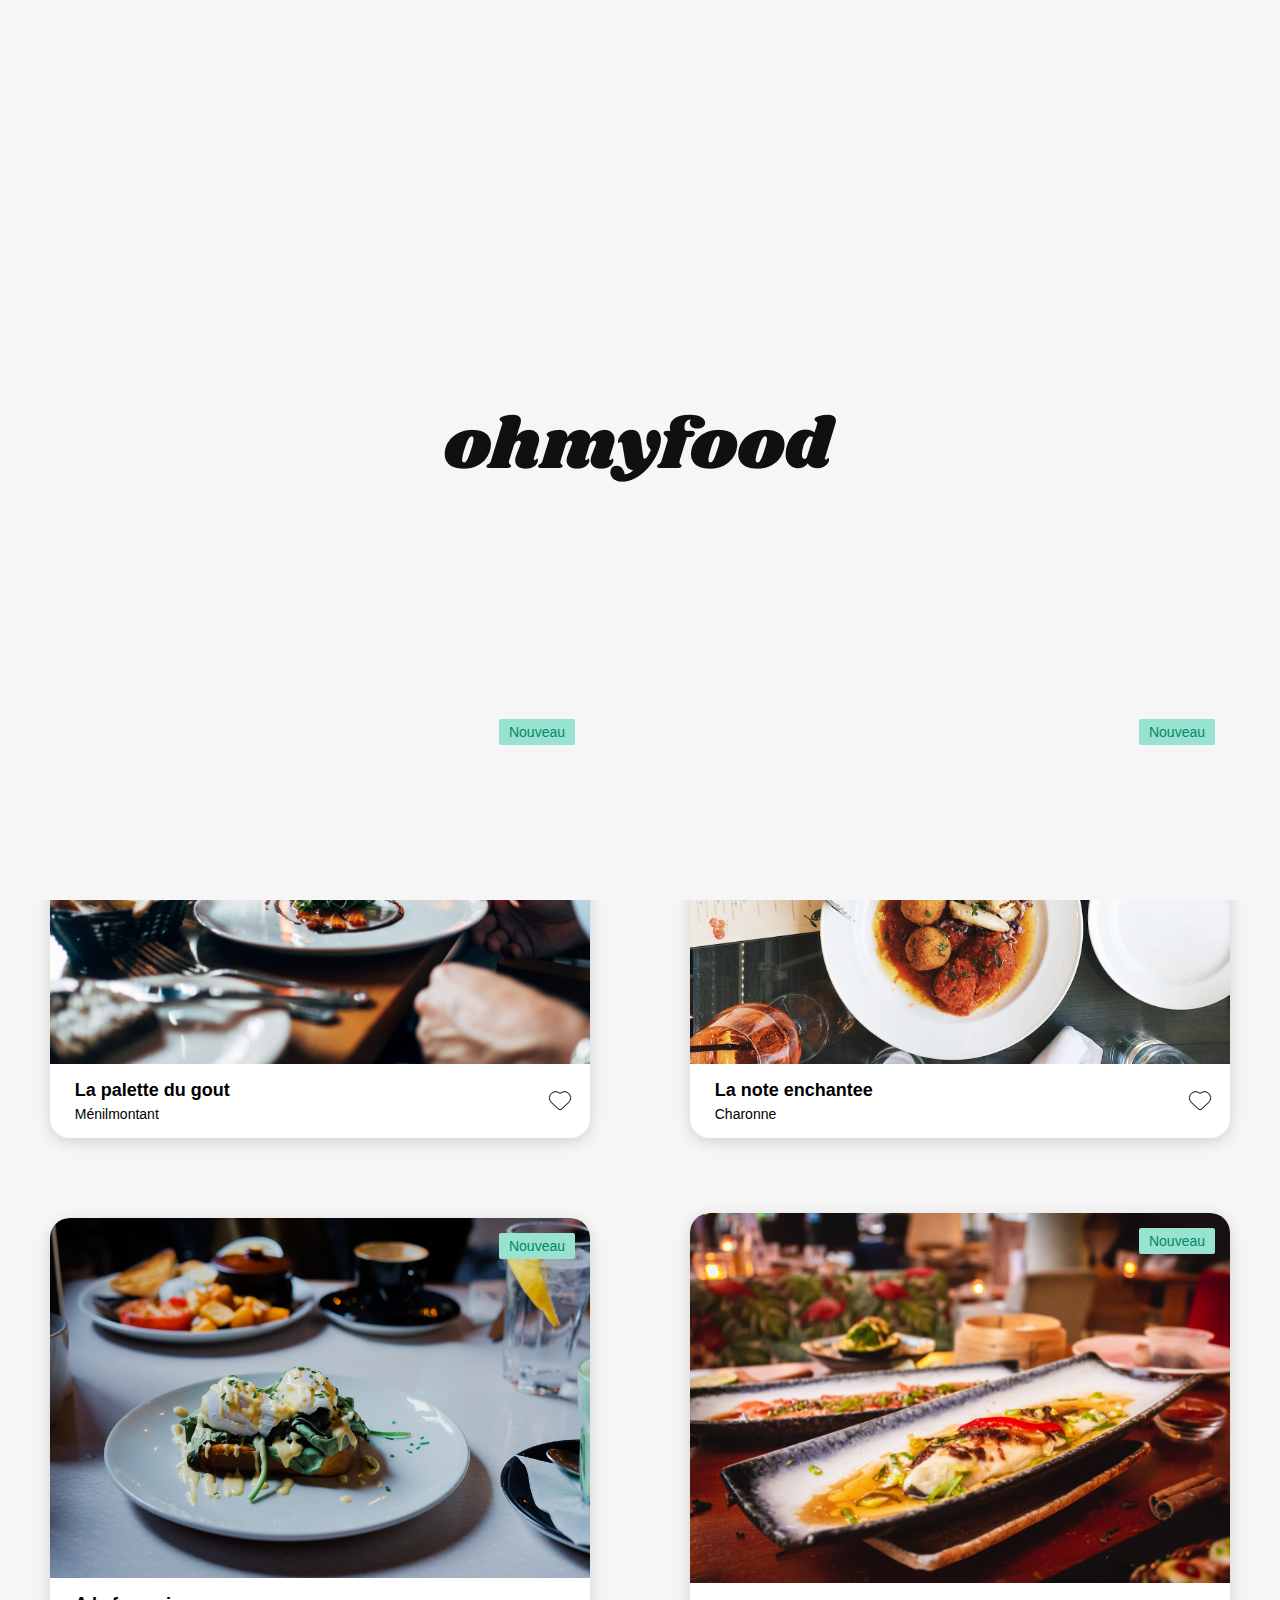
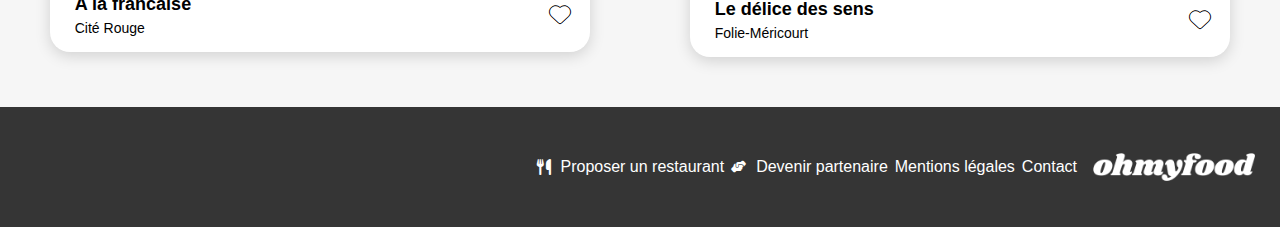
<file: index.html>
<!DOCTYPE html>
<html lang="fr">

<head>
    <meta charset="UTF-8">
    <meta name="viewport" content="width=device-width, initial-scale=1.0">
    <title>ohmyfood</title>
    <!-- Vos autres balises meta, liens CSS, etc. -->
    <link rel="stylesheet" href="https://cdnjs.cloudflare.com/ajax/libs/font-awesome/6.1.1/css/all.min.css">
    <link rel="stylesheet" href="./assets/style/index.css">
</head>

<body>
    <div class="loader-container">
        <div class="loader">
            <img src="./assets/images/logo/ohmyfood.png" alt="logo ohmyfood stylisé">
        </div>
    </div>

    <div class="content">
        <header>
            <img src="./assets/images/logo/ohmyfood.png" alt="image du logo ohmyfood stylisé">
        </header>

        <main>
            <section class="presentation">
                <form>
                    <i class="fa-solid fa-location-dot"></i>
                    <input type="search" placeholder="Paris, Belleville">
                </form>

                <h1>Réserver le menu qui vous convient</h1>
                <p>Découvrez des restaurants d’exception, sélectionnés par nos soins.</p>
                <a href="#restaurants" class="btn">Explorer nos restaurants</a>
            </section>

            <section class="fonctionnement">
                <h2>Fonctionnement</h2>
                <ol>
                    <li>
                        <i class="fa-solid fa-mobile-alt"></i>
                        Choisissez un restaurant
                    </li>
                    <li>
                        <i class="fa-solid fa-list-ul"></i>
                        Composez votre menu
                    </li>
                    <li>
                        <i class="fa-solid fa-store"></i>
                        Dégustez au restaurant
                    </li>
                </ol>
            </section>

            <section id="restaurants" class="restaurants">
                <h2>Restaurants</h2>
                <ul>
                    <li>
                        <a href="./menus/la-palette-du-gout.html">
                            <figure>
                                <img src="./assets/images/restaurants/jay-wennington-N_Y88TWmGwA-unsplash.jpg"
                                    alt="image du restaurant la palette du gout">
                                <figcaption>
                                    <b>Nouveau</b>
                                    <div class="description">
                                        <h3>La palette du gout</h3>
                                        <p>Ménilmontant</p>
                                    </div>
                                    <i class="fa-solid fa-heart"></i>
                                </figcaption>
                            </figure>
                        </a>
                    </li>

                    <li>
                        <a href="./menus/la-note-enchantee.html">
                            <figure>
                                <img src="./assets/images/restaurants/stil-u2Lp8tXIcjw-unsplash2.jpg"
                                    alt="image du restaurant la note enchantee">
                                <figcaption>
                                    <b>Nouveau</b>
                                    <div class="description">
                                        <h3>La note enchantee</h3>
                                        <p>Charonne</p>
                                    </div>
                                    <i class="fa-solid fa-heart"></i>
                                </figcaption>
                            </figure>
                        </a>
                    </li>

                    <li>
                        <a href="./menus/a-la-francaise.html">
                            <figure>
                                <img src="./assets/images/restaurants/toa-heftiba-DQKerTsQwi0-unsplash.jpg"
                                    alt="image du restaurant a la francaise">
                                <figcaption>
                                    <b>Nouveau</b>
                                    <div class="description">
                                        <h3>A la francaise</h3>
                                        <p>Cité Rouge</p>
                                    </div>
                                    <i class="fa-solid fa-heart"></i>
                                </figcaption>
                            </figure>
                        </a>
                    </li>

                    <li>
                        <a href="./menus/le-delice-des-sens.html">
                            <figure>
                                <img src="./assets/images/restaurants/louis-hansel-shotsoflouis-qNBGVyOCY8Q-unsplash.jpg"
                                    alt="image du restaurant le delice des sens">
                                <figcaption>
                                    <b>Nouveau</b>
                                    <div class="description">
                                        <h3>Le délice des sens</h3>
                                        <p>Folie-Méricourt</p>
                                    </div>
                                    <i class="fa-solid fa-heart"></i>
                                </figcaption>
                            </figure>
                        </a>
                    </li>
                </ul>
            </section>
        </main>

        <footer>
            <img src="./assets/images/logo/ohmyfood-blanc.png" alt="logo stylisé de ohmyfood">
            <ul>
                <li>
                    <a href="#">
                        <i class="fa-solid fa-utensils"></i>
                        Proposer un restaurant
                    </a>
                </li>

                <li>
                    <a href="#">
                        <i class="fa-solid fa-hands-helping"></i>
                        Devenir partenaire
                    </a>
                </li>

                <li>
                    <a href="#">
                        Mentions légales
                    </a>
                </li>
                <li>
                    <a href="mailto:contact@ohmyfood.fr">
                        Contact
                    </a>
                </li>
            </ul>
        </footer>
    </div>
</body>

</html>
</file>
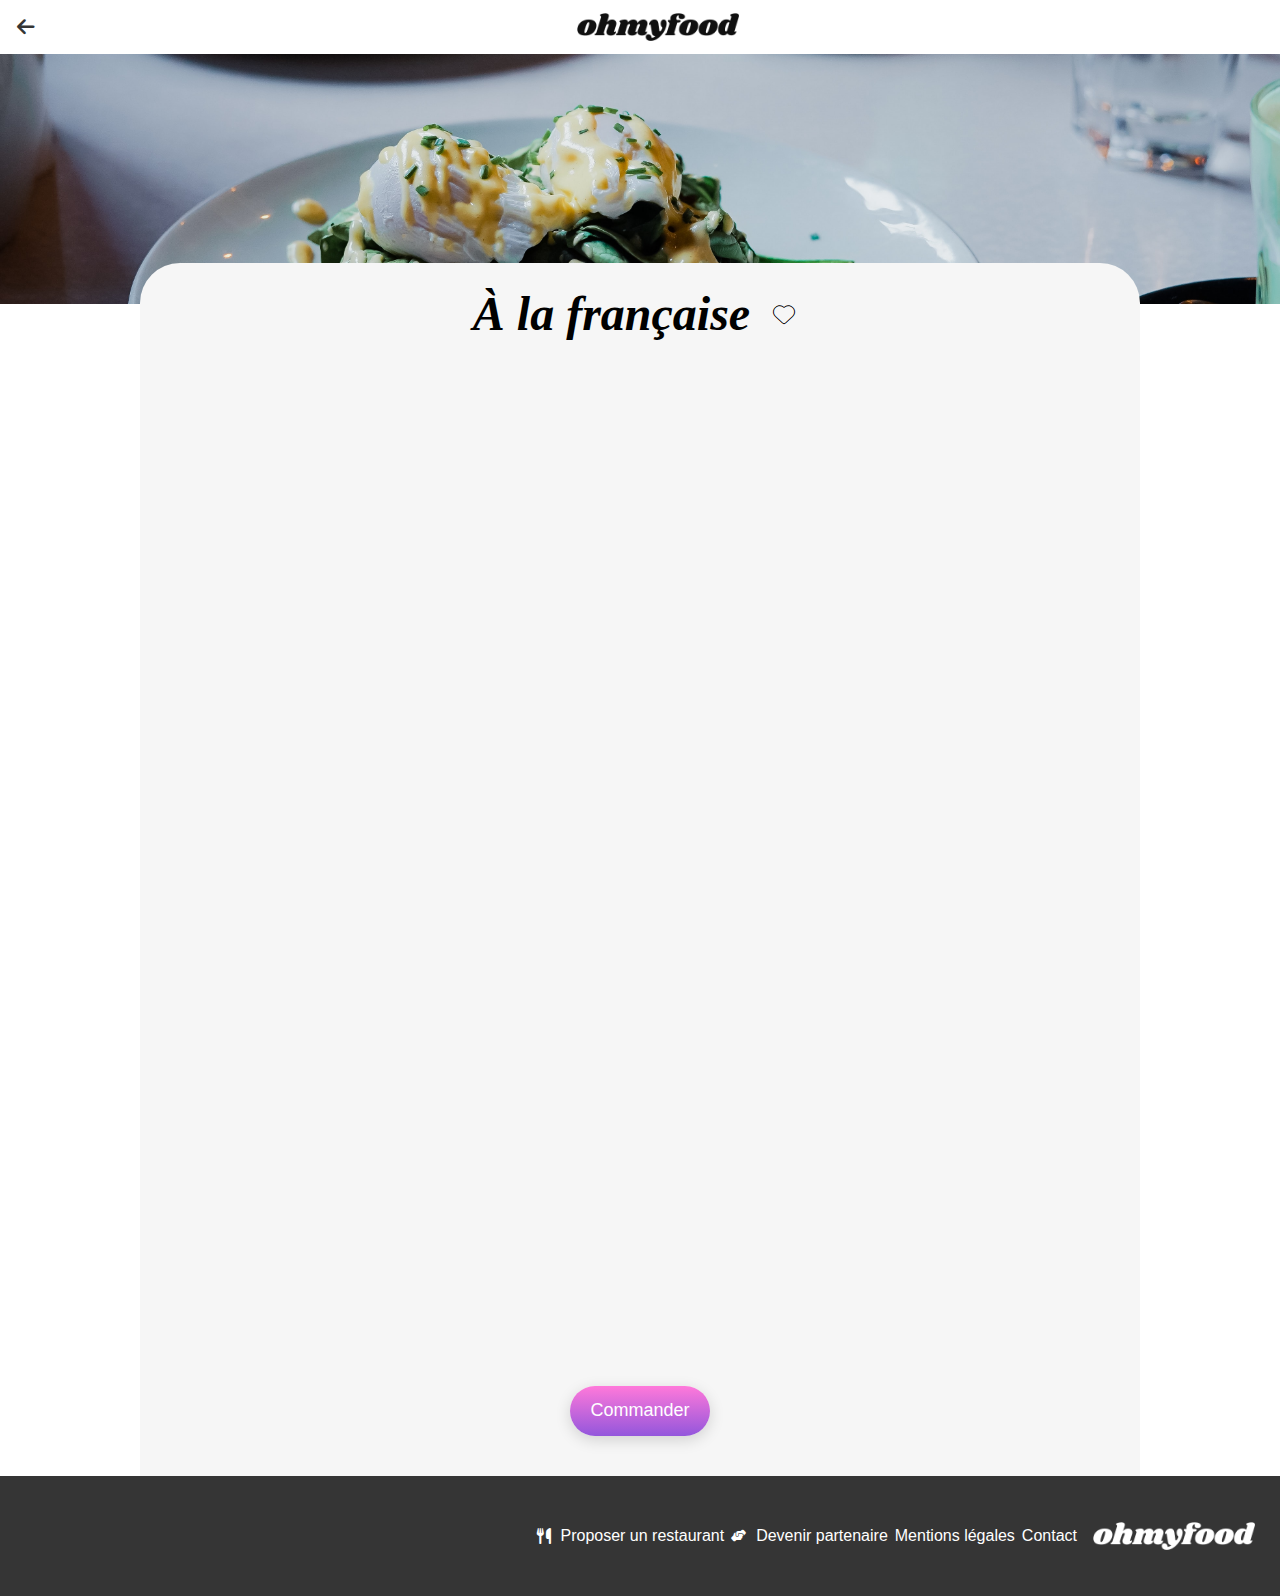
<file: menus/a-la-francaise.html>
<!DOCTYPE html>
<html lang="en">

<head>
    <meta charset="UTF-8">
    <meta name="viewport" content="width=device-width, initial-scale=1.0">
    <title>Menu a la francaise</title>
    <!-- Vos autres balises meta, liens CSS, etc. -->
    <link rel="stylesheet" href="https://cdnjs.cloudflare.com/ajax/libs/font-awesome/6.1.1/css/all.min.css">
    <link rel="stylesheet" href="../assets/style/menus.css">
</head>

<body>
    <header>
        <a href="../index.html">
            <i class="fa-solid fa-arrow-left"></i>
        </a>
        <img src="../assets/images/logo/ohmyfood.png" alt="logo stylisé de ohmyfood">
    </header>

    <img src="../assets/images/restaurants/toa-heftiba-DQKerTsQwi0-unsplash.jpg"
        alt="image du restaurant a la francaise">

    <main id="menu">
        <header>
            <h1>
                À la française 
                <i class="fa-solid fa-heart"></i>
            </h1>

        </header>

        <section class="entrees">
            <h2>Entrées</h2>
            <ul>
                <li>
                    <div class="ellipsis">
                        <h3 class="ellipsis">Tartare de poulpe acidulé</h3>
                        <p class="ellipsis">Aux zestes d'orange</p>
                    </div>

                    <b>25€</b>
                    <i class="fa-solid fa-circle-check"></i>
                </li>

                <li>
                    <div class="ellipsis">
                        <h3 class="ellipsis">Velouté de legumes d'antan</h3>
                        <p class="ellipsis">Carotte, panais, topinambour</p>
                    </div>
                    <b>35€</b>
                    <i class="fa-solid fa-circle-check"></i>
                </li>

                <li>
                    <div class="ellipsis">
                        <h3 class="ellipsis">Soupe a l'oignon</h3>
                        <p class="ellipsis">Revisitée</p>
                    </div>
                    <b>20€</b>
                    <i class="fa-solid fa-circle-check"></i>
                </li>
            </ul>
        </section>

        <section class="plats">
            <h2>Plats</h2>
            <ul>
                <li>
                    <div class="ellipsis">
                        <h3 class="ellipsis">Coquilles Saint-Jacques</h3>
                        <p class="ellipsis">Accompagnées d'une purée de carottes</p>
                    </div>
                    <b>40€</b>
                    <i class="fa-solid fa-circle-check"></i>
                </li>

                <li>
                    <div class="ellipsis">
                        <h3 class="ellipsis">Magret de canard</h3>
                        <p class="ellipsis">Et parmentier de pommes de terre</p>
                    </div>
                    <b>35€</b>
                    <i class="fa-solid fa-circle-check"></i>
                </li>

                <li>
                    <div class="ellipsis">
                        <h3 class="ellipsis">Pigeonneau d’Ille-et-Vilaine</h3>
                        <p class="ellipsis">Sur son lit de gnocchis aux légumes</p>
                    </div>
                    <b>44€</b>
                    <i class="fa-solid fa-circle-check"></i>
                </li>
            </ul>
        </section>

        <section class="desserts">
            <h2>Desserts</h2>
            <ul>
                <li>
                    <div class="ellipsis">
                        <h3 class="ellipsis">Pétale de violettes</h3>
                        <p class="ellipsis">Et purée de noisettes</p>
                    </div>
                    <b>18€</b>
                    <i class="fa-solid fa-circle-check"></i>
                </li>

                <li>
                    <div class="ellipsis">
                        <h3 class="ellipsis">Fondant au chocolat</h3>
                        <p class="ellipsis">Revisite</p>
                    </div>
                    <b>22€</b>
                    <i class="fa-solid fa-circle-check"></i>
                </li>

                <li>
                    <div class="ellipsis">
                        <h3 class="ellipsis">Millefeuille croustillant</h3>
                        <p class="ellipsis">Myrtilles et pâte d’amande</p>
                    </div>
                    <b>23€</b>
                    <i class="fa-solid fa-circle-check"></i>
                </li>
            </ul>
        </section>

        <button type="button" class="btn">Commander</button>
    </main>

    <footer>
        <img src="../assets/images/logo/ohmyfood-blanc.png" alt="logo stylisé de ohmyfood">
        <ul>
            <li>
                <a href="#">
                    <i class="fa-solid fa-utensils"></i>
                    Proposer un restaurant
                </a>
            </li>

            <li>
                <a href="#">
                    <i class="fa-solid fa-hands-helping"></i>
                    Devenir partenaire
                </a>
            </li>

            <li>
                <a href="#">
                    Mentions légales
                </a>
            </li>
            <li>
                <a href="mailto:contact@ohmyfood.fr">
                    Contact
                </a>
            </li>
        </ul>
    </footer>
</body>

</html>
</file>
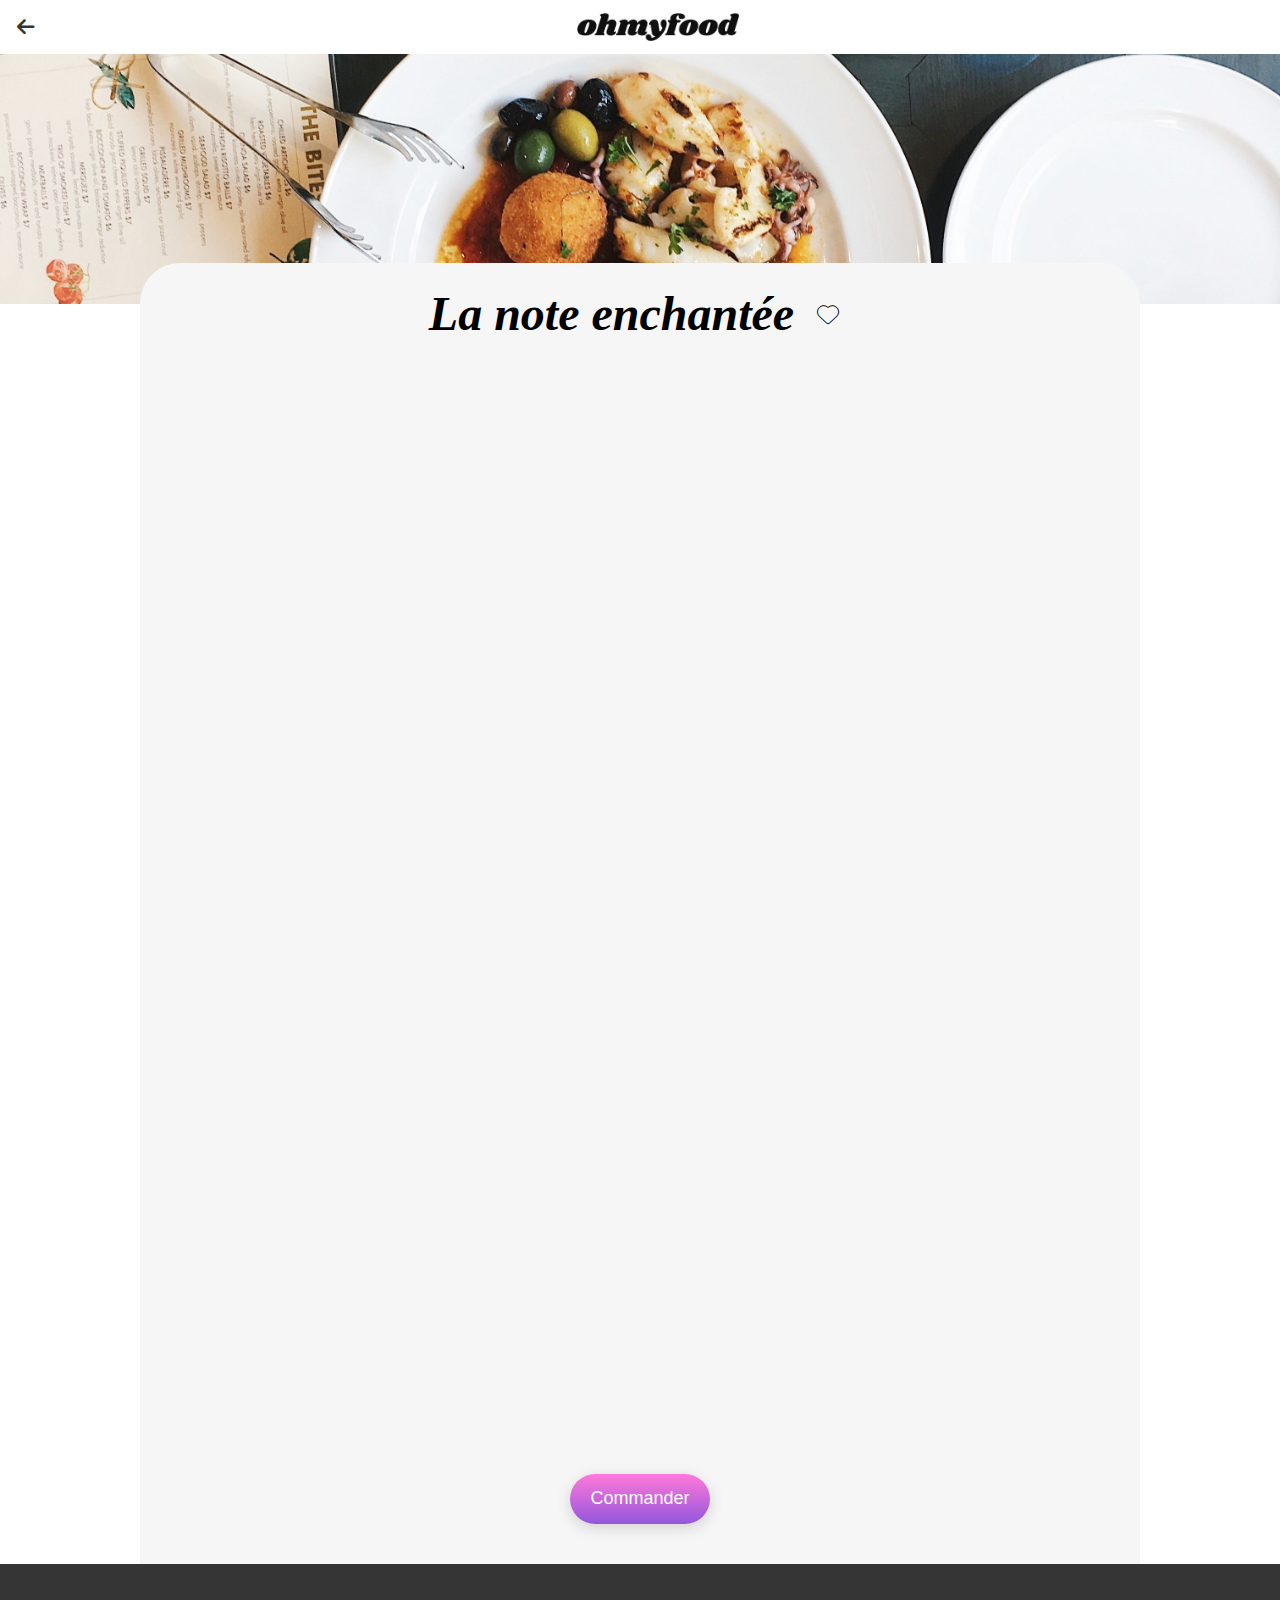
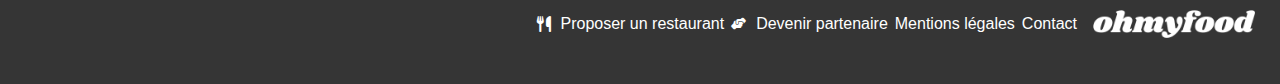
<file: menus/la-note-enchantee.html>
<!DOCTYPE html>
<html lang="en">

<head>
    <meta charset="UTF-8">
    <meta name="viewport" content="width=device-width, initial-scale=1.0">
    <title>la note enchantée</title>
    <!-- Vos autres balises meta, liens CSS, etc. -->
    <link rel="stylesheet" href="https://cdnjs.cloudflare.com/ajax/libs/font-awesome/6.1.1/css/all.min.css">
    <link rel="stylesheet" href="../assets/style/menus.css">
</head>

<body>
    <header>
        <a href="../index.html">
            <i class="fa-solid fa-arrow-left"></i>
        </a>
        <img src="../assets/images/logo/ohmyfood.png" alt="logo stylisé de ohmyfood">
    </header>

    <img src="../assets/images/restaurants/stil-u2Lp8tXIcjw-unsplash2.jpg"
    alt="image du restaurant a la francaise">

    <main id="menu">
        <header>
            <h1>
                La note enchantée
                <i class="fa-solid fa-heart"></i>
            </h1>
            
        </header>

        <section class="entrees">
            <h2>Entrées</h2>
            <ul>
                <li>
                    <div class="ellipsis">
                        <h3 class="ellipsis">Ravioles de foie gras</h3>
                        <p class="ellipsis">Accompagnées de leur crème à la truffe</p>
                    </div>
                    <b>25€</b>
                    <i class="fa-solid fa-circle-check"></i>
                </li>

                <li>
                    <div class="ellipsis">
                        <h3 class="ellipsis">Caviar osciètre</h3>
                        <p class="ellipsis">Sur blini à la farine de blé noir</p>
                    </div>
                    <b>35€</b>
                    <i class="fa-solid fa-circle-check"></i>
                </li>

                <li>
                    <div class="ellipsis">
                        <h3 class="ellipsis">Homard et espuma de potiron</h3>
                        <p class="ellipsis">Marinés aux zestes d'orange</p>
                    </div>
                    <b>20€</b>
                    <i class="fa-solid fa-circle-check"></i>
                </li>

                <li>
                    <div class="ellipsis">
                        <h3 class="ellipsis">Foie gras de canard cuit entier</h3>
                        <p class="ellipsis">Confité de figues et pain toasté</p>
                    </div>
                    <b>35€</b>
                    <i class="fa-solid fa-circle-check"></i>
                </li>
            </ul>
        </section>

        <section class="plats">
            <h2>Plats</h2>
            <ul>
                <li>
                    <div class="ellipsis">
                        <h3 class="ellipsis">Noix de coquilles Saint-Jacques</h3>
                        <p class="ellipsis">Sur lit de purée de céleri-rave</p>
                    </div>
                    <b>40€</b>
                    <i class="fa-solid fa-circle-check"></i>
                </li>

                <li>
                    <div class="ellipsis">
                        <h3 class="ellipsis">Langoustine poêlée</h3>
                        <p class="ellipsis">Purée de patate douce</p>
                    </div>
                    <b>35€</b>
                    <i class="fa-solid fa-circle-check"></i>
                </li>

                <li>
                    <div class="ellipsis">
                        <h3 class="ellipsis">Mijoté de queue de bœuf</h3>
                        <p class="ellipsis">Et riz sauvage aux zestes de citron</p>
                    </div>
                    <b>44€</b>
                    <i class="fa-solid fa-circle-check"></i>
                </li>
            </ul>
        </section>

        <section class="desserts">
            <h2>Desserts</h2>
            <ul>
                <li>
                    <div class="ellipsis">
                        <h3 class="ellipsis">Macaron noisette et chocolat</h3>
                        <p class="ellipsis">Glace au caramel brun et sel de Guérande</p>
                    </div>
                    <b>18€</b>
                    <i class="fa-solid fa-circle-check"></i>
                </li>

                <li>
                    <div class="ellipsis">
                        <h3 class="ellipsis">Baba au rhum revisité</h3>
                        <p class="ellipsis">Avec son coulis de citron</p>
                    </div>
                    <b>22€</b>
                    <i class="fa-solid fa-circle-check"></i>
                </li>

                <li>
                    <div class="ellipsis">
                        <h3 class="ellipsis">Tarte au citron meringuée</h3>
                        <p class="ellipsis">Déstructurée</p>
                    </div>
                    <b>23€</b>
                    <i class="fa-solid fa-circle-check"></i>
                </li>
            </ul>
        </section>

        <button type="button" class="btn">Commander</button>
    </main>

    <footer>
        <img src="../assets/images/logo/ohmyfood-blanc.png" alt="logo stylisé de ohmyfood">
        <ul>
            <li>
                <a href="#">
                    <i class="fa-solid fa-utensils"></i>
                    Proposer un restaurant
                </a>
            </li>

            <li>
                <a href="#">
                    <i class="fa-solid fa-hands-helping"></i>
                    Devenir partenaire
                </a>
            </li>

            <li>
                <a href="#">
                    Mentions légales
                </a>
            </li>
            <li>
                <a href="mailto:contact@ohmyfood.fr">
                    Contact
                </a>
            </li>
        </ul>
    </footer>
</body>

</html>
</file>
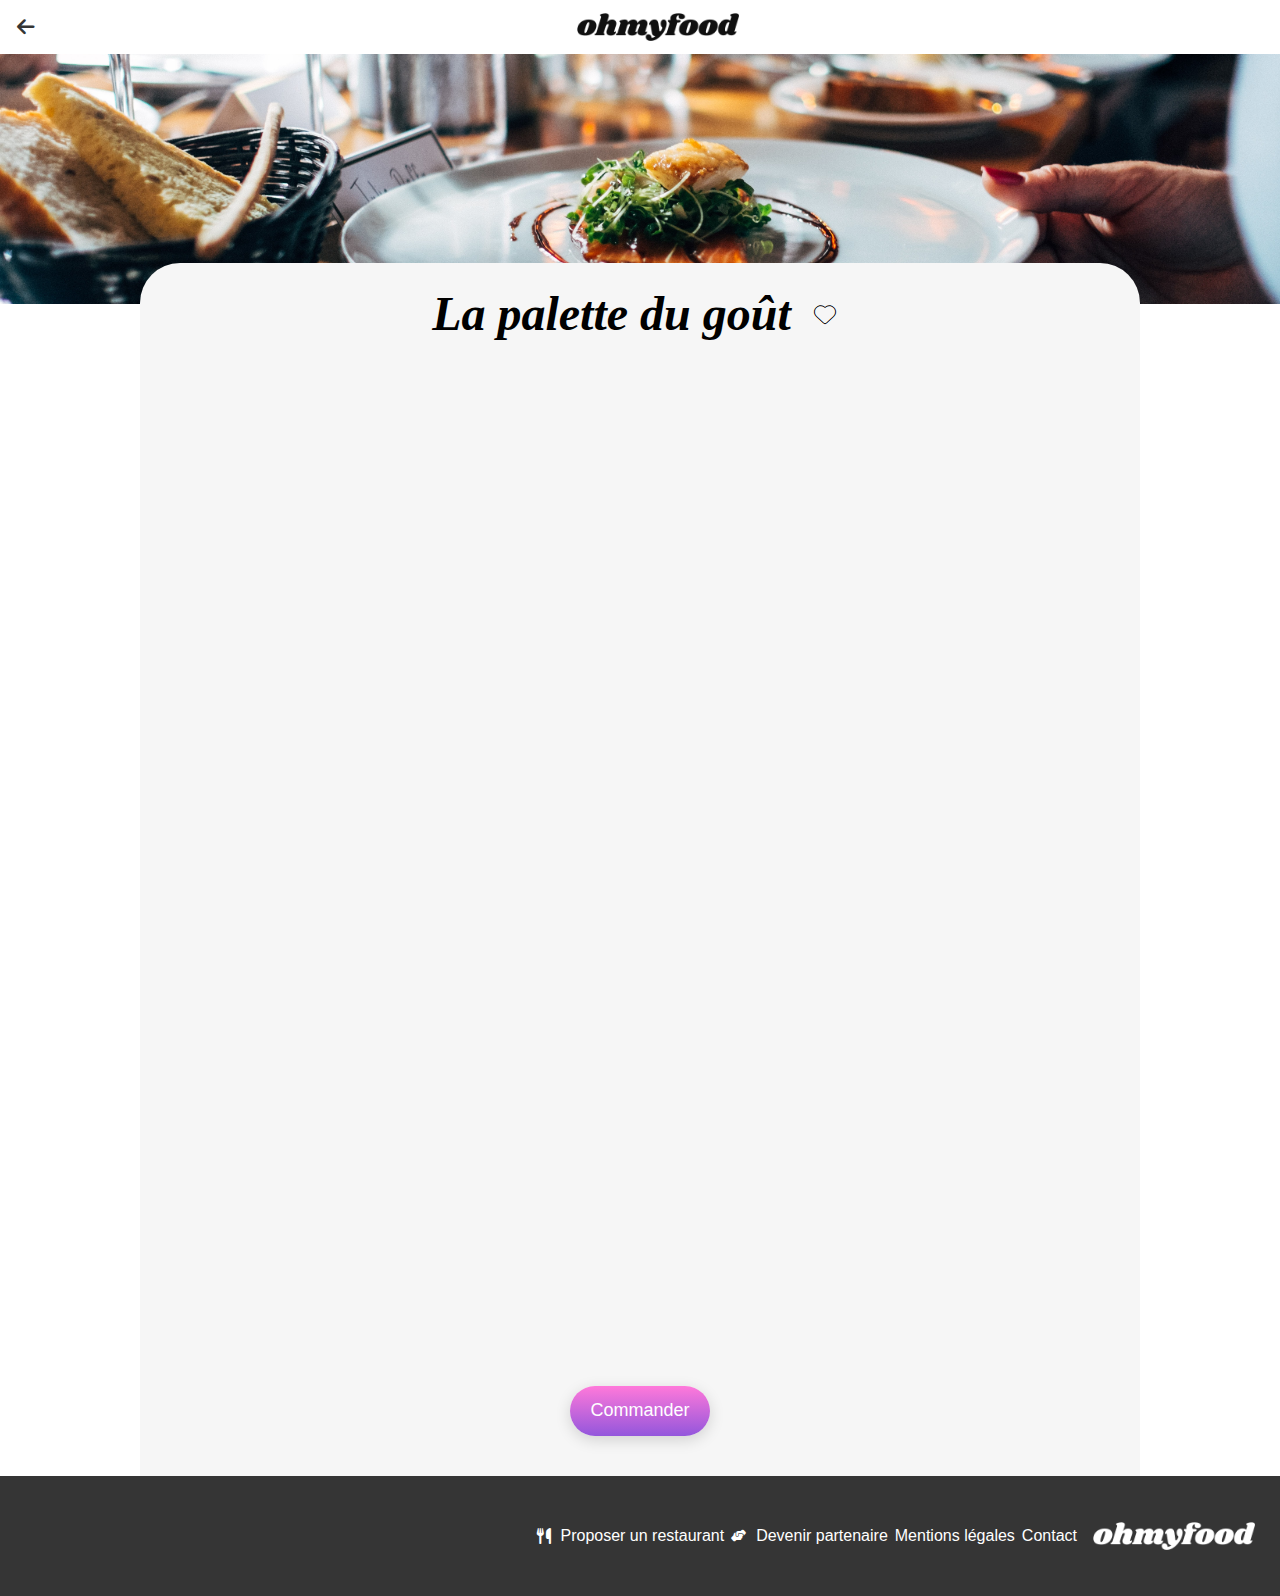
<file: menus/la-palette-du-gout.html>
<!DOCTYPE html>
<html lang="fr">

<head>
    <meta charset="UTF-8">
    <meta name="viewport" content="width=device-width, initial-scale=1.0">
    <title>la palette du gout</title>
    <!-- Vos autres balises meta, liens CSS, etc. -->
    <link rel="stylesheet" href="https://cdnjs.cloudflare.com/ajax/libs/font-awesome/6.1.1/css/all.min.css">
    <link rel="stylesheet" href="../assets/style/menus.css">
</head>

<body>
    <header>
        <a href="../index.html">
            <i class="fa-solid fa-arrow-left"></i>
        </a>
        <img src="../assets/images/logo/ohmyfood.png" alt="logo stylisé de ohmyfood">

    </header>

    <img src="../assets/images/restaurants/jay-wennington-N_Y88TWmGwA-unsplash.jpg"
    alt="image du restaurant a la francaise">

    <main id="menu">
        <header>
            <h1>
                La palette du goût
                <i class="fa-solid fa-heart"></i>
            </h1>
            
        </header>

        <section class="entrees">
            <h2>Entrées</h2>
            <ul>
                <li>
                    <div class="ellipsis">
                        <h3 class="ellipsis">Fricassée d'escargots</h3>
                        <p class="ellipsis">Au piment d'Espelette</p>
                    </div>
                    <b>25€</b>
                    <i class="fa-solid fa-circle-check"></i>
                </li>

                <li>
                    <div class="ellipsis">
                        <h3 class="ellipsis">Foie gras de canard mi-cuit</h3>
                        <p class="ellipsis">Et ses copeaux de truffe noire</p>
                    </div>
                    <b>35€</b>
                    <i class="fa-solid fa-circle-check"></i>
                </li>

                <li>
                    <div class="ellipsis">
                        <h3 class="ellipsis">Œuf au plat</h3>
                        <p class="ellipsis">Assaisonné à la truffe sur lit de caviar</p>
                    </div>
                    <b>20€</b>
                    <i class="fa-solid fa-circle-check"></i>
                </li>
            </ul>
        </section>

        <section class="plats">
            <h2>Plats</h2>
            <ul>
                <li>
                    <div class="ellipsis">
                        <h3 class="ellipsis">Filet de bœuf aux herbes</h3>
                        <p class="ellipsis">Accompagné de sa ribambelle de légumes</p>
                    </div>
                    <b>40€</b>
                    <i class="fa-solid fa-circle-check"></i>
                </li>

                <li>
                    <div class="ellipsis">
                        <h3 class="ellipsis">Parmentier de queue de bœuf</h3>
                        <p class="ellipsis">À la truffe noire sur sa purée de panais</p>
                    </div>
                    <b>35€</b>
                    <i class="fa-solid fa-circle-check"></i>
                </li>

                <li>
                    <div class="ellipsis">
                        <h3 class="ellipsis">Filet de turbot</h3>
                        <p class="ellipsis">Aux agrumes</p>
                    </div>
                    <b>44€</b>
                    <i class="fa-solid fa-circle-check"></i>
                </li>
            </ul>
        </section>

        <section class="desserts">
            <h2>Desserts</h2>
            <ul>
                <li>
                    <div class="ellipsis">
                        <h3 class="ellipsis">Paris-Brest</h3>
                        <p class="ellipsis">Revisité</p>
                    </div>
                    <b>18€</b>
                    <i class="fa-solid fa-circle-check"></i>
                </li>

                <li>
                    <div class="ellipsis">
                        <h3 class="ellipsis">Macaron au chocolat d'exception</h3>
                        <p class="ellipsis">Et glace à la vanille de Madagascar</p>
                    </div>
                    <b>22€</b>
                    <i class="fa-solid fa-circle-check"></i>
                </li>

                <li>
                    <div class="ellipsis">
                        <h3 class="ellipsis">Mousse au chocolat</h3>
                        <p class="ellipsis">Au piment d'Espelette et à la truffe noire</p>
                    </div>
                    <b>23€</b>
                    <i class="fa-solid fa-circle-check"></i>
                </li>
            </ul>
        </section>

        <button type="button" class="btn">Commander</button>
    </main>

    <footer>
        <img src="../assets/images/logo/ohmyfood-blanc.png" alt="logo stylisé de ohmyfood">
        <ul>
            <li>
                <a href="#">
                    <i class="fa-solid fa-utensils"></i>
                    Proposer un restaurant
                </a>
            </li>

            <li>
                <a href="#">
                    <i class="fa-solid fa-hands-helping"></i>
                    Devenir partenaire
                </a>
            </li>

            <li>
                <a href="#">
                    Mentions légales
                </a>
            </li>
            <li>
                <a href="mailto:contact@ohmyfood.fr">
                    Contact
                </a>
            </li>
        </ul>
    </footer>
</body>

</html>
</file>
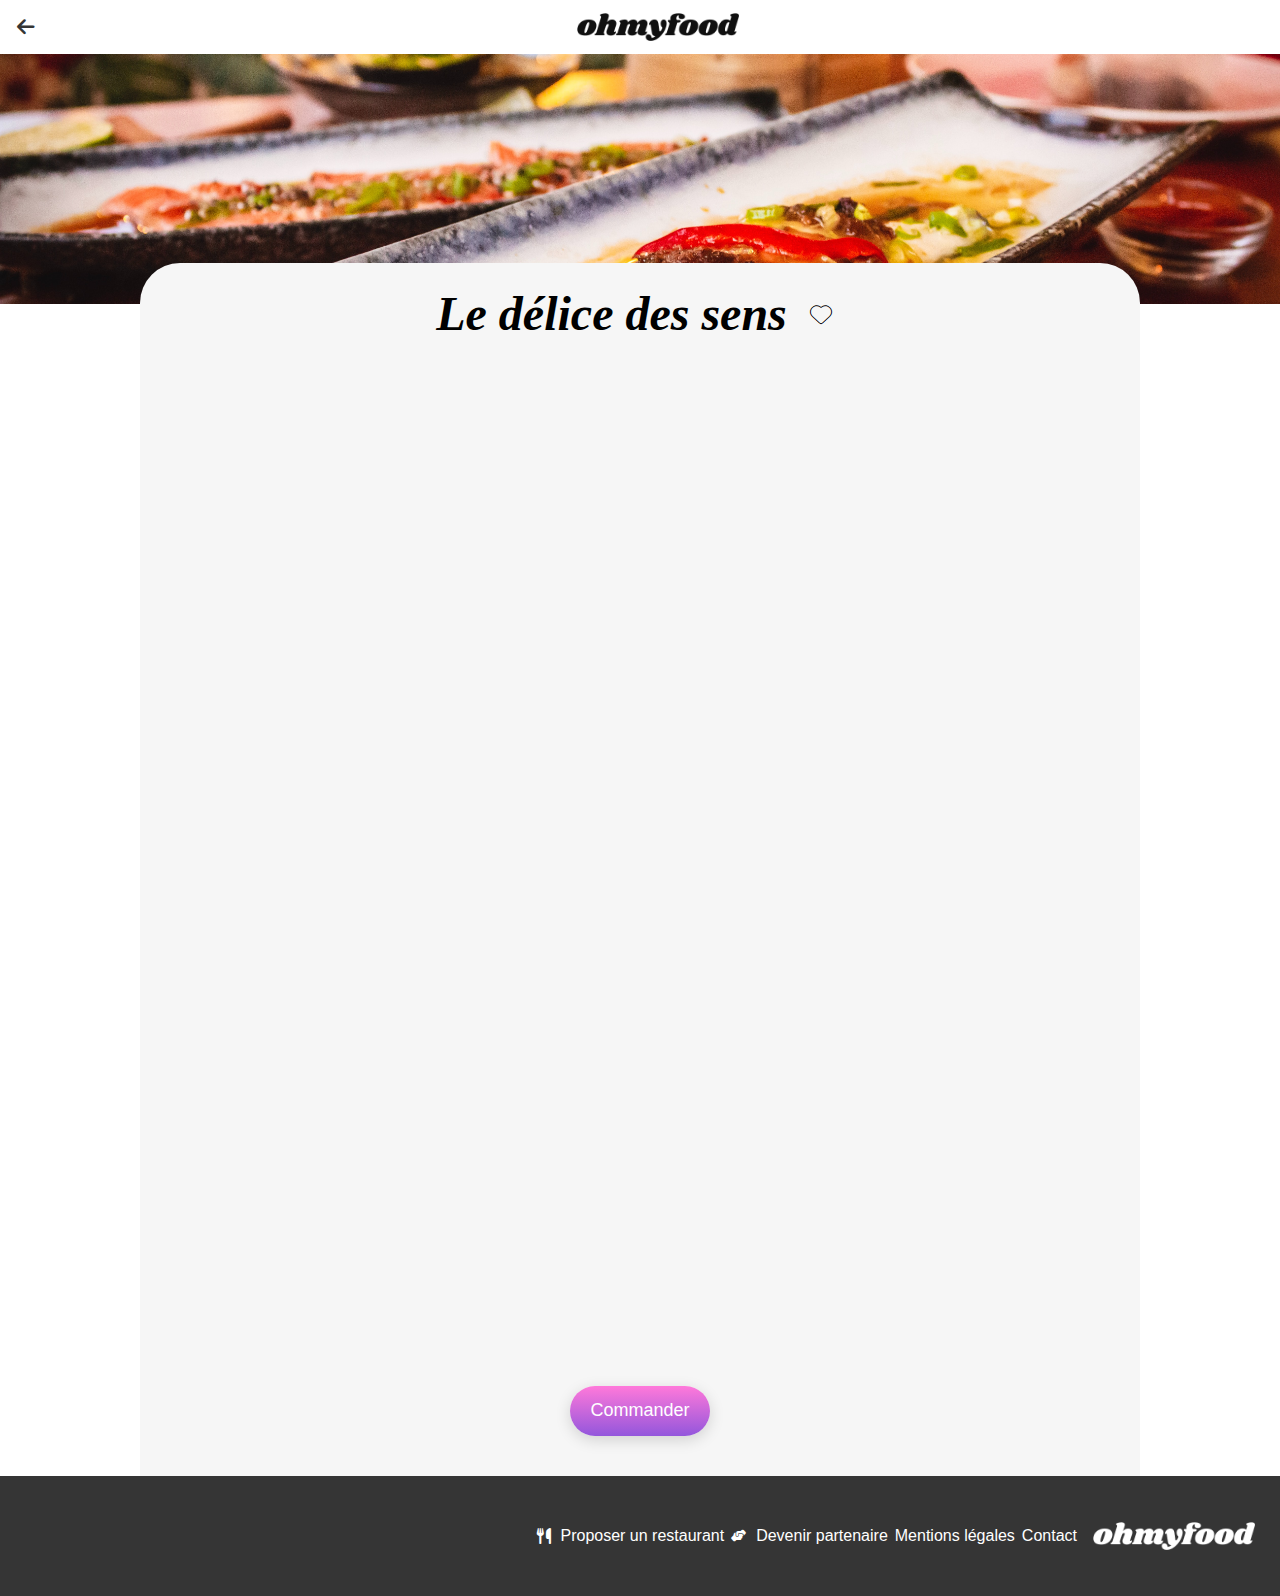
<file: menus/le-delice-des-sens.html>
<!DOCTYPE html>
<html lang="en">

<head>
    <meta charset="UTF-8">
    <meta name="viewport" content="width=device-width, initial-scale=1.0">
    <title>le délice des sens</title>
    <!-- Vos autres balises meta, liens CSS, etc. -->
    <link rel="stylesheet" href="https://cdnjs.cloudflare.com/ajax/libs/font-awesome/6.1.1/css/all.min.css">
    <link rel="stylesheet" href="../assets/style/menus.css">
</head>

<body>
    <header>
        <a href="../index.html">
            <i class="fa-solid fa-arrow-left"></i>
        </a>
        <img src="../assets/images/logo/ohmyfood.png" alt="logo stylisé de ohmyfood">
    </header>

    <img src="../assets/images/restaurants/louis-hansel-shotsoflouis-qNBGVyOCY8Q-unsplash.jpg"
    alt="image du restaurant a la francaise">

    <main id="menu">
        <header>

            <h1>
                Le délice des sens
                <i class="fa-solid fa-heart"></i>
            </h1>
            
        </header>

        <section class="entrees">
            <h2>Entrées</h2>
            <ul>
                <li>
                    <div class="ellipsis">
                        <h3 class="ellipsis">Tartare de thon</h3>
                        <p class="ellipsis">Assaisonné au yuzu</p>
                    </div>
                    <b>25€</b>
                    <i class="fa-solid fa-circle-check"></i>
                </li>

                <li>
                    <div class="ellipsis">
                        <h3 class="ellipsis">Bouchée de homard croustillant</h3>
                        <p class="ellipsis">Et sa farandole de petits légumes</p>
                    </div>
                    <b>35€</b>
                    <i class="fa-solid fa-circle-check"></i>
                </li>

                <li>
                    <div class="ellipsis">
                        <h3 class="ellipsis">Velouté de cèpes</h3>
                        <p class="ellipsis">Aux truffes</p>
                    </div>
                    <b>20€</b>
                    <i class="fa-solid fa-circle-check"></i>
                </li>
            </ul>
        </section>

        <section class="plats">
            <h2>Plats</h2>
            <ul>
                <li>
                    <div class="ellipsis">
                        <h3 class="ellipsis">Poulet rôti aux herbes de Provence </h3>
                        <p class="ellipsis">Et sa crème de truffe</p>
                    </div>
                    <b>40€</b>
                    <i class="fa-solid fa-circle-check"></i>
                </li>

                <li>
                    <div class="ellipsis">
                        <h3 class="ellipsis">Langouste rôtie</h3>
                        <p class="ellipsis">Et ses légumes de saison</p>
                    </div>
                    <b>35€</b>
                    <i class="fa-solid fa-circle-check"></i>
                </li>

                <li>
                    <div class="ellipsis">
                        <h3 class="ellipsis">Côte de bœuf Angus</h3>
                        <p class="ellipsis">Et sa purée de panais</p>
                    </div>
                    <b>44€</b>
                    <i class="fa-solid fa-circle-check"></i>
                </li>
            </ul>
        </section>

        <section class="desserts">
            <h2>Desserts</h2>
            <ul>
                <li>
                    <div class="ellipsis">
                        <h3 class="ellipsis">Farandole de desserts</h3>
                        <p class="ellipsis">Du chef</p>
                    </div>
                    <b>18€</b>
                    <i class="fa-solid fa-circle-check"></i>
                </li>

                <li>
                    <div class="ellipsis">
                        <h3 class="ellipsis">Crème brulée</h3>
                        <p class="ellipsis">Revisitée</p>
                    </div>
                    <b>22€</b>
                    <i class="fa-solid fa-circle-check"></i>
                </li>

                <li>
                    <div class="ellipsis">
                        <h3 class="ellipsis">Tiramisu</h3>
                        <p class="ellipsis">À la noisette</p>
                    </div>
                        <b>23€</b>
                    <i class="fa-solid fa-circle-check"></i>
                </li>
            </ul>
        </section>

        <button type="button" class="btn">Commander</button>
    </main>

    <footer>
        <img src="../assets/images/logo/ohmyfood-blanc.png" alt="logo stylisé de ohmyfood">
        <ul>
            <li>
                <a href="#">
                    <i class="fa-solid fa-utensils"></i>
                    Proposer un restaurant
                </a>
            </li>

            <li>
                <a href="#">
                    <i class="fa-solid fa-hands-helping"></i>
                    Devenir partenaire
                </a>
            </li>

            <li>
                <a href="#">
                    Mentions légales
                </a>
            </li>
            <li>
                <a href="mailto:contact@ohmyfood.fr">
                    Contact
                </a>
            </li>
        </ul>
    </footer>
</body>

</html>
</file>
<file: assets/style/index.css>
* {
  margin: 0;
  padding: 0;
  box-sizing: border-box;
}

body {
  font-family: "Roboto", sans-serif;
  color: black;
  margin: 0;
}

main {
  background-color: #F6F6F6;
}

.loader-container {
  display: flex;
  justify-content: center;
  align-items: center;
  height: 100%;
  width: 100%;
  background-color: #F6F6F6;
  position: fixed;
  z-index: 1;
}

.loader {
  animation: loaderAnimation 2s ease-in-out;
}

.content {
  animation: showContent 2s forwards;
}

@keyframes loaderAnimation {
  0%, 100% {
    transform: scale(0.5);
  }
  50% {
    transform: scale(1.2);
  }
}
@keyframes showContent {
  0% {
    position: relative;
    opacity: 0;
    z-index: 0;
  }
  100% {
    position: relative;
    opacity: 1;
    z-index: 2;
  }
}
header {
  display: flex;
  flex-direction: column;
  align-items: center;
}
header img {
  width: 162px;
  height: 60px;
  object-fit: contain;
}

.presentation {
  display: flex;
  flex-direction: column;
  align-items: center;
  gap: 25px;
}
.presentation h1 {
  text-align: center;
}
.presentation p {
  text-align: center;
  margin-top: 10px;
  font-size: 18px;
  color: #353535;
}
.presentation .btn {
  display: flex;
  text-align: center;
  align-items: center;
  margin: 0 auto;
  height: 50px;
  padding: 0 20px;
  border-radius: 25px;
  border: none;
  background: linear-gradient(180deg, #FF79DA 0%, #9356DC 100%);
  box-shadow: 0 4px 15px rgba(0, 0, 0, 0.15);
  color: #ffffff;
  font-size: 18px;
  font-weight: 500;
  cursor: pointer;
  text-decoration: none;
}
.presentation .btn:hover {
  opacity: 0.8;
  transition: 0.5s opacity;
  box-shadow: 0 4px 4px rgba(0, 0, 0, 0.25);
}
.presentation form {
  display: flex;
  align-items: center;
  justify-content: center;
  gap: 17px;
  width: 100%;
  height: 50px;
  background-color: #eaeaea;
  box-shadow: 0 4px 4px rgba(0, 0, 0, 0.25);
}
@media screen and (min-width: 768px) {
  .presentation form {
    box-shadow: none;
  }
}
.presentation form input {
  border: none;
  background-color: #eaeaea;
  font-size: 16px;
  width: 8rem;
}
.presentation form input:focus {
  outline: none;
}

.fonctionnement {
  display: flex;
  flex-direction: column;
  align-items: center;
  margin-top: 60px;
  background-color: #ffffff;
  padding: 50px 0;
}
@media screen and (min-width: 1440px) {
  .fonctionnement {
    padding: 50px 180px;
  }
}
.fonctionnement h2 {
  width: 100%;
  padding: 20px;
}
.fonctionnement ol {
  display: flex;
  flex-direction: column;
  align-items: center;
  width: 100%;
  padding: 0 30px;
  counter-reset: list-counter;
}
@media screen and (min-width: 870px) {
  .fonctionnement ol {
    display: flex;
    flex-direction: row;
    gap: 34px;
  }
}
.fonctionnement ol li {
  position: relative;
  display: flex;
  align-items: center;
  justify-content: center;
  width: 90%;
  height: 70px;
  margin: 10px 0;
  border-radius: 20px;
  background-color: #F6F6F6;
  box-shadow: 0 4px 15px rgba(0, 0, 0, 0.15);
  cursor: pointer;
  counter-increment: list-counter;
}
.fonctionnement ol li:hover i {
  color: #9356DC;
}
.fonctionnement ol li::before {
  content: counter(list-counter);
  display: flex;
  align-items: center;
  justify-content: center;
  width: 25px;
  height: 25px;
  margin-right: 20px;
  border-radius: 50%;
  background-color: #9356DC;
  color: #ffffff;
  font-size: 14px;
  font-weight: 700;
  position: absolute;
  left: -12px;
}
.fonctionnement ol li i {
  margin-right: 20px;
  font-size: 20px;
  color: #7e7e7e;
}
.fonctionnement ol li p {
  font-weight: 500;
}

.restaurants {
  display: flex;
  flex-direction: column;
  align-items: center;
  margin-top: 40px;
  background-color: #F6F6F6;
  padding-bottom: 40px;
}
.restaurants h2 {
  width: 100%;
  padding-left: 20px;
}
@media screen and (min-width: 870px) {
  .restaurants h2 {
    padding-left: 50px;
  }
}
.restaurants ul {
  display: flex;
  flex-direction: column;
  align-items: center;
  width: 100%;
}
@media screen and (min-width: 870px) {
  .restaurants ul {
    display: grid;
    grid-template-columns: repeat(2, 1fr);
    grid-template-rows: repeat(2, 1fr);
    grid-column-gap: 100px;
    grid-row-gap: 50px;
    padding: 0 50px;
  }
}
.restaurants li {
  display: flex;
  flex-direction: column;
  align-items: center;
  width: 90%;
  margin: 10px 0;
  border-radius: 20px;
  background-color: #ffffff;
  box-shadow: 0 4px 15px rgba(0, 0, 0, 0.15);
  position: relative;
}
@media screen and (min-width: 780px) {
  .restaurants li {
    width: 100%;
  }
}
.restaurants img {
  width: 100%;
  height: 100%;
  border-radius: 20px 20px 0 0;
}
.restaurants figure {
  display: flex;
  flex-direction: column;
  align-items: center;
  width: 100%;
  margin: 0;
}
.restaurants figcaption {
  display: flex;
  flex-direction: row;
  align-items: center;
  width: 100%;
  padding: 16px 0;
  gap: 5px;
}
.restaurants .description {
  display: flex;
  flex-direction: column;
  align-items: center;
  width: 100%;
  gap: 5px;
}
.restaurants b {
  font-size: 14px;
  font-weight: 500;
  background-color: #99E2D0;
  padding: 5px 10px;
  border-radius: 2px;
  color: #008766;
  position: absolute;
  top: 15px;
  right: 15px;
  z-index: 1;
}
.restaurants h3 {
  width: 90%;
  margin: 0;
  font-size: 18px;
  font-weight: 700;
}
.restaurants p {
  width: 90%;
  margin: 0;
  font-size: 14px;
  font-weight: 300;
  text-overflow: ellipsis;
  white-space: nowrap;
  overflow: hidden;
}
.restaurants i {
  margin-left: auto;
  margin-right: 20px;
  font-size: 20px;
  color: #ffffff;
  text-shadow: -1px 0 black, 0 1px black, 1px 0 black, 0 -1px black;
  transition: 0.5s;
}
.restaurants i:hover, .restaurants i:focus {
  background: linear-gradient(180deg, #FF79DA 0%, #9356DC 100%);
  background-clip: text;
  -webkit-text-fill-color: transparent;
  -moz-background-clip: text;
  -moz-text-fill-color: transparent;
  color: transparent;
  cursor: pointer;
  text-shadow: none;
}
.restaurants i:not(:hover):not(:focus) {
  background: transparent;
  transition: 0.5s;
}
.restaurants a {
  text-decoration: none;
  color: black;
}

footer {
  background-color: #353535;
  color: #ffffff;
  padding: 20px;
  display: flex;
  gap: 16px;
  flex-direction: column;
}
footer img {
  width: 137px;
  height: 44px;
  object-fit: contain;
  color: #ffffff;
}
footer ul {
  list-style-type: none;
  display: flex;
  flex-direction: column;
  gap: 7px;
}
footer li {
  gap: 5px;
}
footer a {
  text-decoration: none;
  color: #ffffff;
  display: flex;
  align-items: center;
  gap: 10px;
}
footer .fa-utensils {
  font-size: 16px;
}
footer .fa-hands-helping {
  font-size: 12px;
}
footer i {
  font-size: 20px;
  color: #ffffff;
}
@media screen and (min-width: 870px) {
  footer {
    display: flex;
    flex-direction: row-reverse;
    align-items: center;
    padding: 30px 25px;
  }
  footer img {
    width: 162px;
    height: 60px;
    object-fit: contain;
  }
  footer ul {
    flex-direction: row;
    gap: 7px;
  }
}

/*# sourceMappingURL=index.css.map */
</file>
<file: assets/style/menus.css>
@charset "UTF-8";
* {
  margin: 0;
  padding: 0;
  box-sizing: border-box;
}

body {
  font-family: "Roboto", sans-serif;
  color: black;
  margin: 0;
}

main {
  background-color: #F6F6F6;
}

@keyframes fade-in {
  0% {
    opacity: 0;
    transform: translateY(20px);
    /* Décalage initial */
    z-index: 0;
  }
  100% {
    opacity: 1;
    transform: translateY(0);
    z-index: 2;
  }
}
/* Animation pour chaque section avec un délai décalé */
.entrees,
.plats,
.desserts {
  animation: fade-in 0.5s forwards;
  z-index: -1;
}

.entrées {
  animation-delay: 0.2s;
  /* Délai pour la section d'entrées */
}

.plats {
  animation-delay: 0.5s;
  /* Délai pour la section de plats */
}

.desserts {
  animation-delay: 1s;
  /* Délai pour la section de desserts */
}

body {
  z-index: 1;
}

header {
  display: flex;
  align-items: center;
  padding: 13px 0 13px 17px;
}
header + img {
  height: 250px;
}
header i {
  display: flex;
  font-size: 20px;
  color: #353535;
}
header img {
  width: 162px;
  object-fit: contain;
  margin: auto;
}

img {
  width: 100%;
  object-fit: cover;
  z-index: 0;
}

[id=menu] {
  display: flex;
  flex-direction: column;
  gap: 40px;
  padding-bottom: 40px;
  max-width: 1000px;
  margin: auto;
}
[id=menu] header {
  padding: 0;
  display: flex;
  flex-direction: column;
}
[id=menu] header h1 {
  font-family: "Shrikhand", serif;
  font-style: italic;
  font-size: 3rem;
  font-weight: bolder;
  line-height: 40.82px;
  border-radius: 40px 40px 0 0;
  width: 100%;
  z-index: 1;
  display: flex;
  justify-content: space-between;
  align-items: center;
  background-color: #F6F6F6;
  padding: 31px 30px 0 17px;
  max-width: 1000px;
  gap: 24px;
  margin-top: -45px;
}
@media screen and (min-width: 870px) {
  [id=menu] header h1 {
    display: flex;
    justify-content: center;
  }
}
[id=menu] header i {
  z-index: 1;
  font-size: 20px;
  color: #ffffff;
  text-shadow: -1px 0 black, 0 1px black, 1px 0 black, 0 -1px black;
  transition: 0.5s;
  color: #F6F6F6;
}
[id=menu] header i:hover, [id=menu] header i:focus {
  background: linear-gradient(180deg, #FF79DA 0%, #9356DC 100%);
  background-clip: text;
  -webkit-text-fill-color: transparent;
  -moz-background-clip: text;
  -moz-text-fill-color: transparent;
  color: transparent;
  cursor: pointer;
  text-shadow: none;
}
[id=menu] h2 {
  text-transform: uppercase;
  font-weight: 300;
  font-size: 18px;
  padding-left: 17px;
  position: relative;
  padding-bottom: 12px;
}
[id=menu] h2::after {
  content: "";
  position: absolute;
  width: 40px;
  height: 3px;
  background-color: #99E2D0;
  left: 1rem;
  top: 20px;
}
[id=menu] li {
  display: flex;
  flex-direction: column;
  gap: 5px;
  background-color: #ffffff;
  border-radius: 20px;
  box-shadow: 0 4px 15px rgba(0, 0, 0, 0.15);
  margin: 17px 17px 0 17px;
  overflow: hidden;
  position: relative;
}
[id=menu] li:hover {
  animation: expand-padding 0.5s forwards;
}
[id=menu] li:not(:hover) {
  animation: shrink-padding 0.8s forwards;
}
@keyframes expand-padding {
  0% {
    padding-right: 30px;
  }
  100% {
    padding-right: 100px;
  }
}
@keyframes shrink-padding {
  0% {
    padding-right: 100px;
  }
  100% {
    padding-right: 30px;
  }
}
[id=menu] li .ellipsis {
  white-space: nowrap;
  overflow: hidden;
  text-overflow: ellipsis;
  position: relative;
}
[id=menu] li img {
  width: 100%;
  object-fit: cover;
  height: 200px;
  z-index: 0;
}
[id=menu] li h3 {
  font-size: 18px;
  font-weight: 700;
  padding-left: 17px;
  margin-top: 17px;
  margin-right: 0;
}
[id=menu] li p {
  font-size: 14px;
  font-weight: 300;
  padding-left: 17px;
  margin-bottom: 17px;
  margin-right: 0;
}
[id=menu] li i {
  display: flex;
  align-items: center;
  position: absolute;
  right: -3rem;
  background-color: #99E2D0;
  color: #ffffff;
  padding: 1rem;
  border-radius: 0 15px 15px 0;
  height: 100%;
  transition: right 0.5s ease-in-out;
}
[id=menu] li i:hover + li {
  transform: translateX(0);
}
[id=menu] li:hover i {
  right: 0;
}
[id=menu] li:hover b {
  right: 3.5rem;
}
[id=menu] li b {
  position: absolute;
  z-index: 1;
  right: 0.5rem;
  bottom: 17px;
  transition: right 0.5s ease-in-out;
  background-color: #ffffff;
}

button {
  display: flex;
  text-align: center;
  align-items: center;
  margin: 0 auto;
  height: 50px;
  padding: 0 20px;
  border-radius: 25px;
  border: none;
  background: linear-gradient(180deg, #FF79DA 0%, #9356DC 100%);
  box-shadow: 0 4px 15px rgba(0, 0, 0, 0.15);
  color: #ffffff;
  font-size: 18px;
  font-weight: 500;
  cursor: pointer;
  text-decoration: none;
}
button:hover {
  opacity: 0.8;
  transition: 0.5s opacity;
  box-shadow: 0 4px 4px rgba(0, 0, 0, 0.25);
}

footer {
  background-color: #353535;
  color: #ffffff;
  padding: 20px;
  display: flex;
  gap: 16px;
  flex-direction: column;
}
footer img {
  width: 137px;
  height: 44px;
  object-fit: contain;
  color: #ffffff;
}
footer ul {
  list-style-type: none;
  display: flex;
  flex-direction: column;
  gap: 7px;
}
footer li {
  gap: 5px;
}
footer a {
  text-decoration: none;
  color: #ffffff;
  display: flex;
  align-items: center;
  gap: 10px;
}
footer .fa-utensils {
  font-size: 16px;
}
footer .fa-hands-helping {
  font-size: 12px;
}
footer i {
  font-size: 20px;
  color: #ffffff;
}
@media screen and (min-width: 870px) {
  footer {
    display: flex;
    flex-direction: row-reverse;
    align-items: center;
    padding: 30px 25px;
  }
  footer img {
    width: 162px;
    height: 60px;
    object-fit: contain;
  }
  footer ul {
    flex-direction: row;
    gap: 7px;
  }
}

/*# sourceMappingURL=menus.css.map */
</file>
